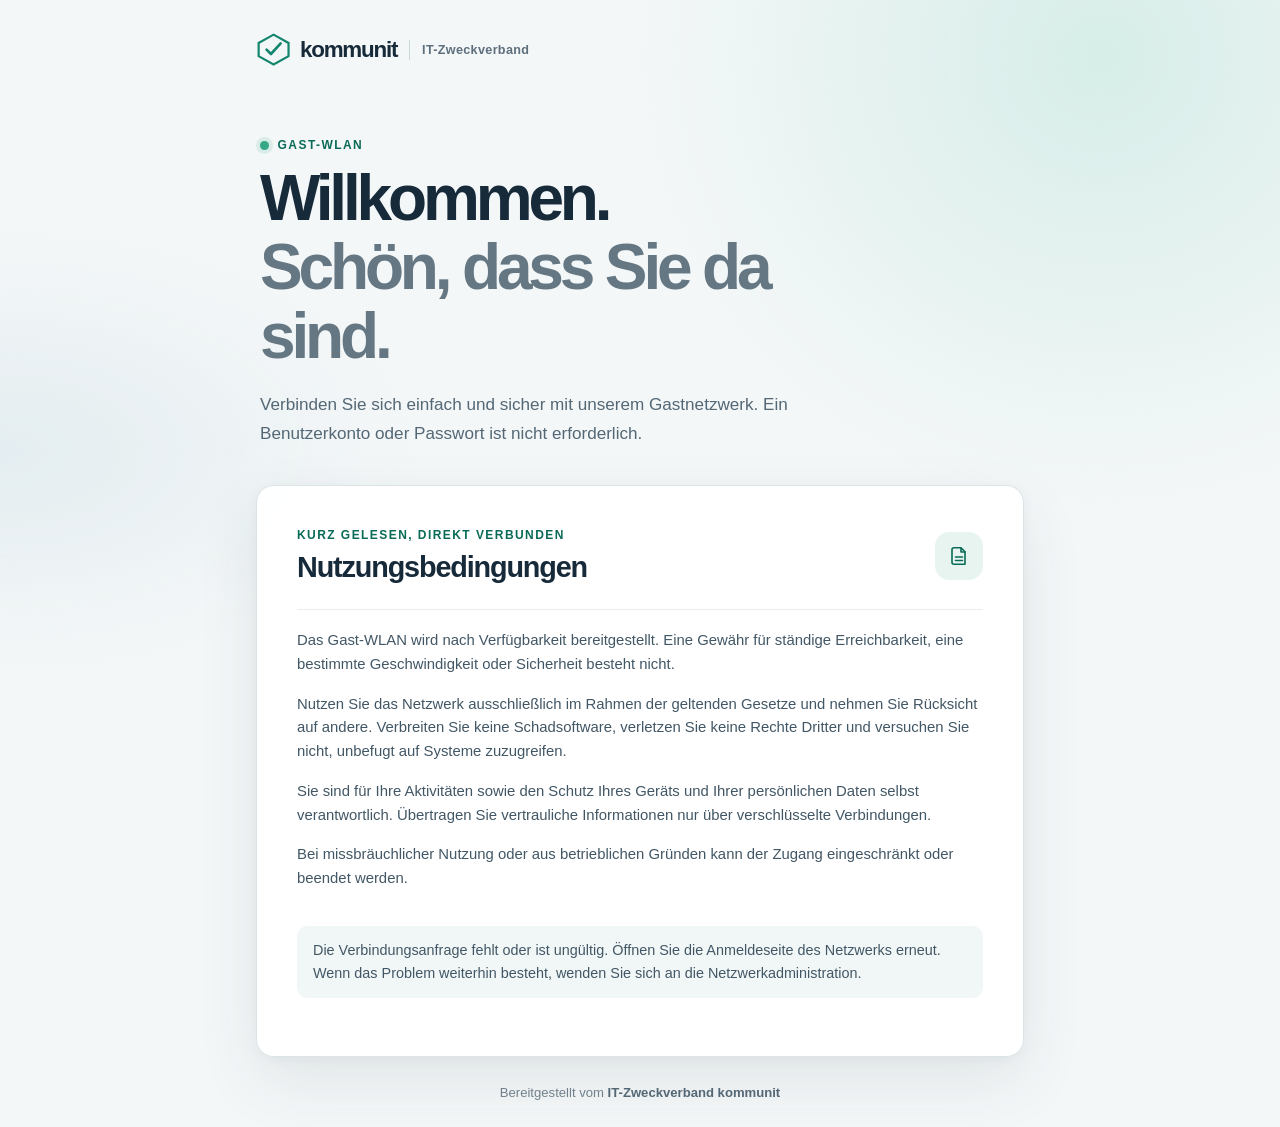
<file: index.html>
<!doctype html>
<html lang="de">
<head>
  <meta charset="utf-8">
  <meta name="viewport" content="width=device-width, initial-scale=1">
  <meta name="referrer" content="no-referrer">
  <meta name="theme-color" content="#f4f7f8">
  <meta name="description" content="Nutzungsbedingungen für das Gast-WLAN des IT-Zweckverbands kommunit.">
  <title>Gast-WLAN — Nutzungsbedingungen</title>
  <link rel="stylesheet" href="styles.css">
  <script src="config.js" defer></script>
  <script src="portal.js" defer></script>
</head>
<body>
  <main class="page">
    <header class="brand" aria-label="IT-Zweckverband kommunit">
      <a class="brand-mark" href="#" aria-label="kommunit">
        <svg viewBox="0 0 40 40" aria-hidden="true">
          <path d="M20 3 37 12.5v15L20 37 3 27.5v-15L20 3Z" fill="none" stroke="currentColor" stroke-width="2.5"/>
          <path d="m12 20 5 5 11-12" fill="none" stroke="currentColor" stroke-width="3" stroke-linecap="round" stroke-linejoin="round"/>
        </svg>
        <span>kommunit</span>
      </a>
      <span class="brand-caption">IT-Zweckverband</span>
    </header>

    <section class="welcome" aria-labelledby="welcome-title">
      <p class="eyebrow"><span class="signal" aria-hidden="true"></span> Gast-WLAN</p>
      <h1 id="welcome-title">Willkommen.<br><span>Schön, dass Sie da sind.</span></h1>
      <p class="intro">Verbinden Sie sich einfach und sicher mit unserem Gastnetzwerk. Ein Benutzerkonto oder Passwort ist nicht erforderlich.</p>
    </section>

    <section class="terms-card" aria-labelledby="terms-title">
      <div class="card-heading">
        <div>
          <p class="eyebrow">Kurz gelesen, direkt verbunden</p>
          <h2 id="terms-title">Nutzungsbedingungen</h2>
        </div>
        <span class="card-icon" aria-hidden="true">
          <svg viewBox="0 0 24 24">
            <path d="M7 3.75h7l4 4v12.5H7a2 2 0 0 1-2-2v-12.5a2 2 0 0 1 2-2Z"/>
            <path d="M14 4v4h4M8.5 13h7M8.5 16.5h7"/>
          </svg>
        </span>
      </div>
      <div class="terms-copy">
        <p>Das Gast-WLAN wird nach Verfügbarkeit bereitgestellt. Eine Gewähr für ständige Erreichbarkeit, eine bestimmte Geschwindigkeit oder Sicherheit besteht nicht.</p>
        <p>Nutzen Sie das Netzwerk ausschließlich im Rahmen der geltenden Gesetze und nehmen Sie Rücksicht auf andere. Verbreiten Sie keine Schadsoftware, verletzen Sie keine Rechte Dritter und versuchen Sie nicht, unbefugt auf Systeme zuzugreifen.</p>
        <p>Sie sind für Ihre Aktivitäten sowie den Schutz Ihres Geräts und Ihrer persönlichen Daten selbst verantwortlich. Übertragen Sie vertrauliche Informationen nur über verschlüsselte Verbindungen.</p>
        <p>Bei missbräuchlicher Nutzung oder aus betrieblichen Gründen kann der Zugang eingeschränkt oder beendet werden.</p>
      </div>

      <p id="status" class="status" role="status" aria-live="polite">Ihre Verbindungsanfrage wird geprüft …</p>
      <noscript><p class="notice">Zum Verbinden muss JavaScript aktiviert sein. Öffnen Sie anschließend die Anmeldeseite des Netzwerks erneut.</p></noscript>
      <form id="accept-form" method="post" hidden>
        <input type="hidden" name="magic" id="magic">
        <input type="hidden" name="4Tredir" id="redirect">
        <input type="hidden" name="answer" value="1">
        <label class="consent"><input type="checkbox" id="agree" required> <span>Ich habe die Nutzungsbedingungen gelesen und akzeptiere sie.</span></label>
        <div class="actions">
          <button type="submit" id="connect" disabled>Akzeptieren und verbinden <span aria-hidden="true">→</span></button>
          <button type="button" id="decline">Ablehnen</button>
        </div>
      </form>
    </section>

    <footer>Bereitgestellt vom <strong>IT-Zweckverband kommunit</strong></footer>
  </main>
</body>
</html>
</file>
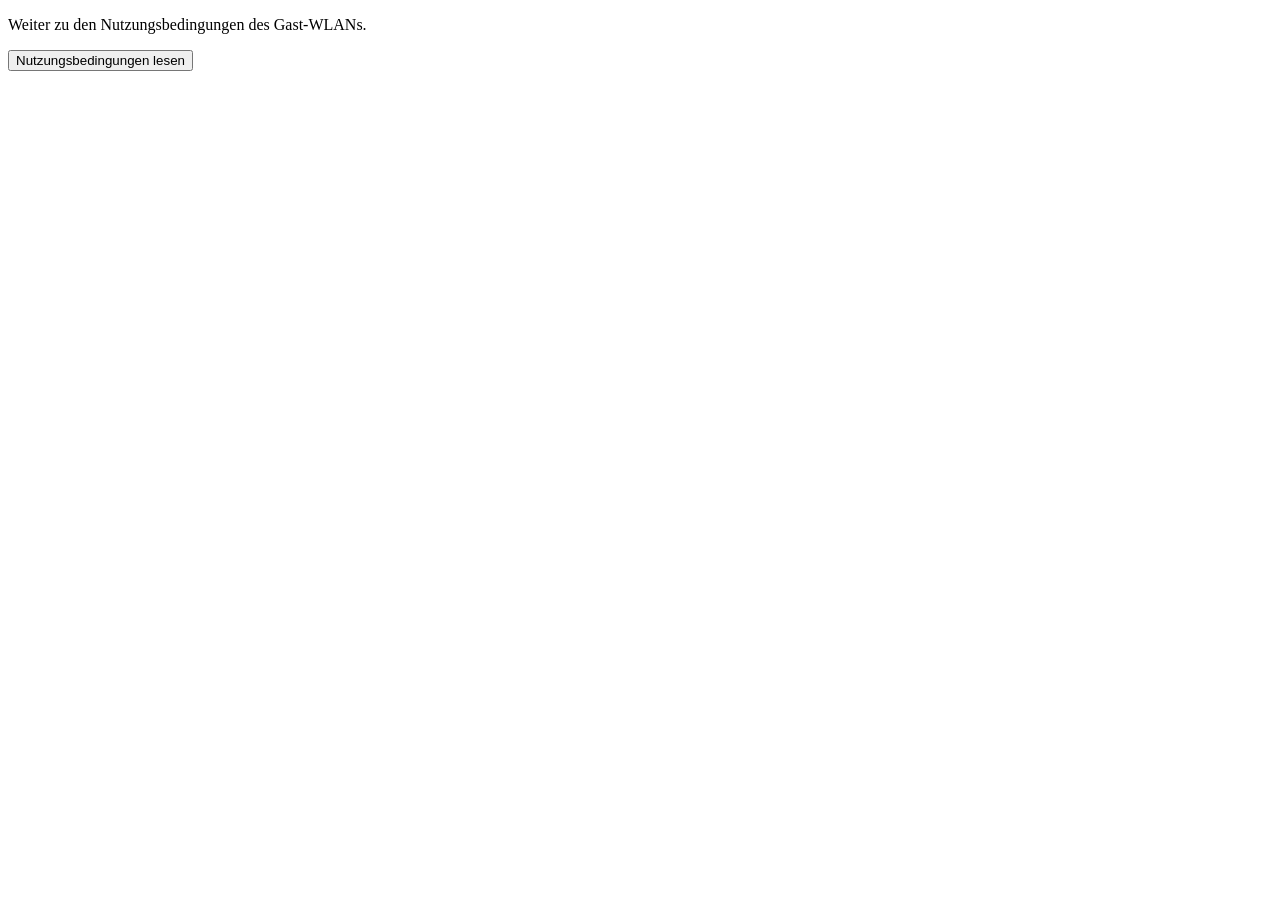
<file: fortigate-disclaimer.html>
<!doctype html>
<html lang="de">
<head>
  <meta charset="utf-8">
  <meta name="viewport" content="width=device-width, initial-scale=1">
  <meta name="referrer" content="no-referrer">
  <title>Gast-WLAN</title>
</head>
<body>
  <p>Weiter zu den Nutzungsbedingungen des Gast-WLANs.</p>
  <!-- Install on FortiGate, not on the webspace. Keep your original disclaimer form's action. -->
  <form id="gateway" action="/" hidden>
    <input name="magic" value="%%MAGICVAL%%">
    <input name="4Tredir" value="%%PROTURI%%">
  </form>
  <!-- Replace this example URL with your static portal's HTTPS URL. -->
  <form id="portal" action="https://portal.example.com/index.html" method="get">
    <input type="hidden" name="post" id="post">
    <input type="hidden" name="magic" id="magic">
    <input type="hidden" name="4Tredir" id="redirect">
    <button id="continue" type="submit" disabled>Nutzungsbedingungen lesen</button>
  </form>
  <noscript><p>Zum Fortfahren muss JavaScript aktiviert sein.</p></noscript>
  <script>
    const gateway = document.getElementById("gateway");
    document.getElementById("post").value = gateway.action;
    document.getElementById("magic").value = gateway.elements.namedItem("magic").value;
    document.getElementById("redirect").value = gateway.elements.namedItem("4Tredir").value;
    document.getElementById("continue").disabled = false;
  </script>
</body>
</html>
</file>
<file: styles.css>
:root {
  color-scheme: light;
  font-family: Inter, "Segoe UI", Roboto, Helvetica, Arial, sans-serif;
  color: #172a3a;
  background: #f4f7f8;
  line-height: 1.6;
  font-synthesis: none;
  text-rendering: optimizeLegibility;
  -webkit-font-smoothing: antialiased;
  -moz-osx-font-smoothing: grayscale;
  --ink: #172a3a;
  --muted: #5d6e7c;
  --green: #14866d;
  --green-dark: #096b57;
}

* { box-sizing: border-box; }

body {
  min-width: 320px;
  min-height: 100vh;
  margin: 0;
  padding: 2rem 1.25rem 1.5rem;
  background:
    radial-gradient(ellipse at 86% 5%, rgb(183 227 215 / 48%), transparent 29rem),
    radial-gradient(ellipse at 0% 40%, rgb(220 232 237 / 68%), transparent 26rem),
    #f4f7f8;
}

.page {
  width: min(100%, 48rem);
  margin: 0 auto;
}

.brand {
  display: flex;
  align-items: center;
  gap: .75rem;
  margin-bottom: 4.25rem;
}

.brand-mark {
  display: inline-flex;
  align-items: center;
  gap: .55rem;
  color: var(--ink);
  font-size: 1.4rem;
  font-weight: 750;
  letter-spacing: -.055em;
  text-decoration: none;
}

.brand-mark svg {
  width: 2.2rem;
  height: 2.2rem;
  color: var(--green);
}

.brand-caption {
  padding-left: .75rem;
  border-left: 1px solid #cbd6da;
  color: var(--muted);
  font-size: .79rem;
  font-weight: 600;
  letter-spacing: .025em;
}

.welcome {
  max-width: 39rem;
  margin: 0 0 2.25rem .25rem;
}

.eyebrow {
  margin: 0 0 .55rem;
  color: var(--green-dark);
  font-size: .75rem;
  font-weight: 750;
  letter-spacing: .12em;
  text-transform: uppercase;
}

.welcome .eyebrow {
  display: flex;
  align-items: center;
  gap: .55rem;
}

.signal {
  width: .55rem;
  height: .55rem;
  border-radius: 50%;
  background: #35a987;
  box-shadow: 0 0 0 .25rem rgb(53 169 135 / 14%);
}

h1 {
  margin: 0;
  font-size: clamp(2.35rem, 7vw, 4rem);
  font-weight: 650;
  letter-spacing: -.065em;
  line-height: 1.08;
}

h1 span { color: #647783; }

.intro {
  max-width: 34rem;
  margin: 1.2rem 0 0;
  color: #536775;
  font-size: 1.07rem;
  line-height: 1.7;
}

.terms-card {
  padding: clamp(1.35rem, 5vw, 2.5rem);
  border: 1px solid rgb(217 226 229 / 90%);
  border-radius: 1.1rem;
  background: rgb(255 255 255 / 94%);
  box-shadow: 0 1.5rem 4rem rgb(33 58 71 / 9%), 0 .2rem .7rem rgb(33 58 71 / 4%);
}

.card-heading {
  display: flex;
  align-items: center;
  justify-content: space-between;
  gap: 1rem;
  margin-bottom: 1.4rem;
}

.card-heading .eyebrow { margin-bottom: .35rem; }

h2 {
  margin: 0;
  font-size: clamp(1.45rem, 5vw, 1.8rem);
  font-weight: 680;
  letter-spacing: -.04em;
  line-height: 1.25;
}

.card-icon {
  display: grid;
  flex: 0 0 3rem;
  width: 3rem;
  height: 3rem;
  place-items: center;
  border-radius: .9rem;
  background: #e8f4f0;
  color: var(--green-dark);
}

.card-icon svg {
  width: 1.5rem;
  height: 1.5rem;
  fill: none;
  stroke: currentColor;
  stroke-linecap: round;
  stroke-linejoin: round;
  stroke-width: 1.6;
}

.terms-copy {
  padding: .2rem 0 .25rem;
  border-top: 1px solid #e8edef;
  color: #425765;
  font-size: .93rem;
}

.terms-copy p { margin: 1rem 0; }
.terms-copy p:last-child { margin-bottom: .85rem; }

.status,
.notice {
  margin: 1.1rem 0;
  padding: .8rem 1rem;
  border-radius: .65rem;
  background: #f1f6f7;
  color: #425765;
  font-size: .9rem;
}

.consent {
  display: flex;
  align-items: flex-start;
  gap: .7rem;
  color: var(--ink);
  font-size: .92rem;
  font-weight: 550;
  cursor: pointer;
}

.consent input {
  flex: 0 0 auto;
  width: 1.15rem;
  height: 1.15rem;
  margin: .2rem 0 0;
  accent-color: var(--green);
}

.actions {
  display: flex;
  flex-wrap: wrap;
  gap: .75rem;
  margin-top: 1.25rem;
}

button {
  min-height: 3rem;
  padding: .75rem 1.2rem;
  border: 1px solid transparent;
  border-radius: .65rem;
  font: inherit;
  font-size: .93rem;
  font-weight: 650;
  cursor: pointer;
  transition: background-color .15s ease, border-color .15s ease, transform .15s ease;
}

button[type="submit"] {
  display: inline-flex;
  align-items: center;
  justify-content: center;
  gap: .6rem;
  background: var(--green);
  color: white;
}

button[type="submit"]:not(:disabled):hover {
  transform: translateY(-1px);
  background: var(--green-dark);
}

button[type="submit"]:disabled {
  background: #9abbb1;
  cursor: not-allowed;
}

button[type="button"] {
  border-color: #d3dddf;
  background: white;
  color: #425765;
}

button[type="button"]:hover:not(:disabled) {
  border-color: #aab9bd;
  background: #f7f9fa;
}

button:disabled { opacity: .8; }
:focus-visible { outline: 3px solid #d39235; outline-offset: 3px; }

footer {
  padding: 1.6rem .25rem 0;
  color: #71818b;
  font-size: .82rem;
  text-align: center;
}

footer strong { color: #536775; }

@media (max-width: 540px) {
  body { padding: 1.25rem 1rem; }
  .brand { margin-bottom: 3.25rem; }
  .welcome { margin-bottom: 1.6rem; }
  .intro { font-size: 1rem; }
  .card-heading { align-items: flex-start; }
  .actions { flex-direction: column; }
  .actions button { width: 100%; }
}

@media (prefers-reduced-motion: reduce) {
  *, *::before, *::after { scroll-behavior: auto !important; transition-duration: .01ms !important; }
}
</file>
